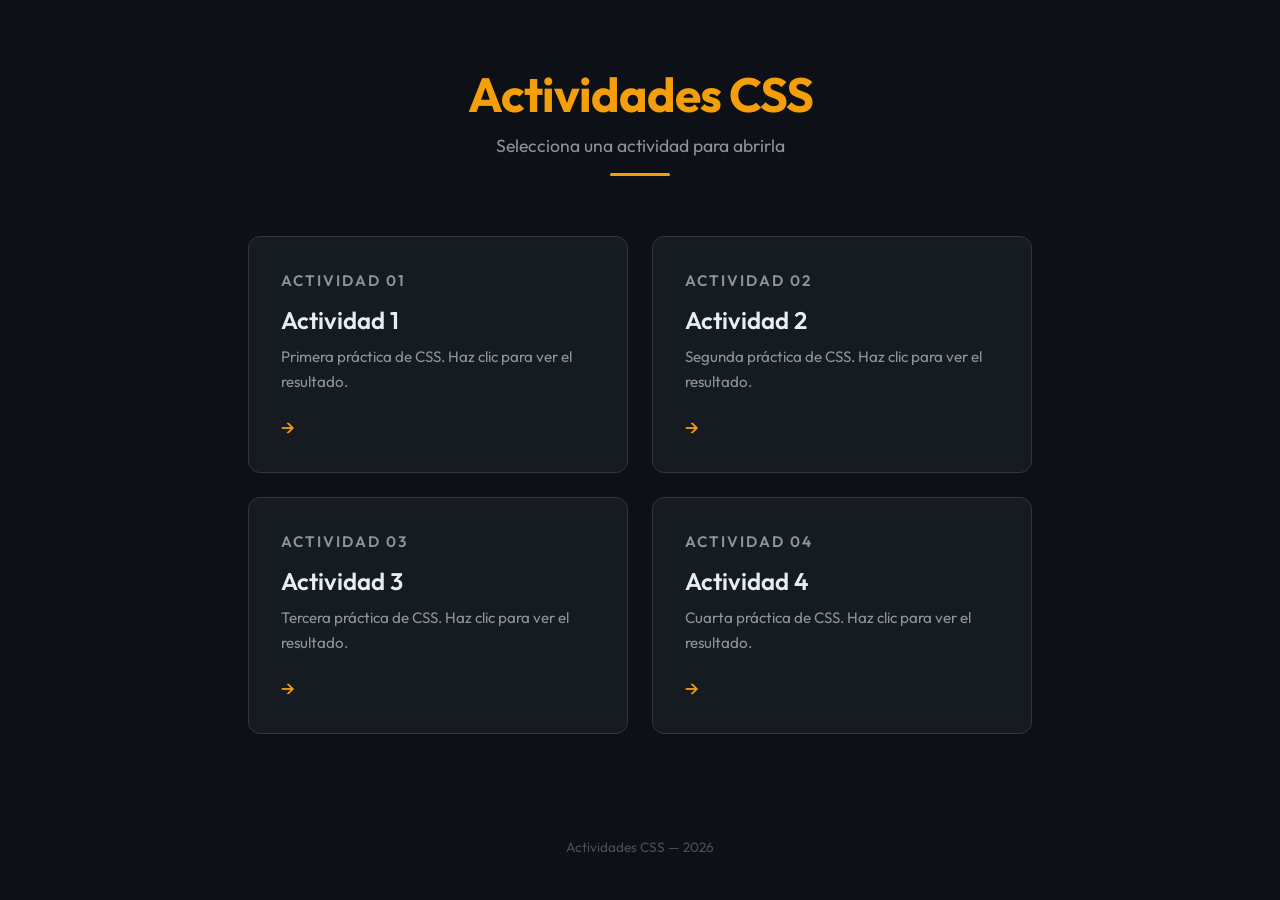
<file: index.html>
<!DOCTYPE html>
<html lang="es">
<head>
    <meta charset="UTF-8">
    <meta name="viewport" content="width=device-width, initial-scale=1.0">
    <title>Actividades CSS</title>

    <!-- Fuente de Google Fonts (gratis y fácil de usar) -->
    <link href="https://fonts.googleapis.com/css2?family=Outfit:wght@300;400;600;700&display=swap" rel="stylesheet">

    <style>

        /* ============================================================
           RESET: Elimina márgenes y rellenos por defecto del navegador
        ============================================================ */
        * {
            margin: 0;
            padding: 0;
            box-sizing: border-box; /* El padding no agranda el elemento */
        }

        /* ============================================================
           BODY: Fondo oscuro y centrado con Flexbox
        ============================================================ */
        body {
            font-family: 'Outfit', sans-serif;
            background-color: #0d1117;  /* Gris muy oscuro, casi negro */
            color: #e6edf3;             /* Blanco suave para el texto */
            min-height: 100vh;          /* Ocupa al menos toda la pantalla */

            /* Flexbox para centrar todo verticalmente */
            display: flex;
            flex-direction: column;
            align-items: center;
        }

        /* ============================================================
           CABECERA: Título y subtítulo en la parte superior
        ============================================================ */
        header {
            text-align: center;
            padding: 64px 20px 40px;
        }

        header h1 {
            font-size: 3rem;       /* Título grande */
            font-weight: 700;      /* Negrita */
            color: #f59e0b;        /* Naranja/ámbar como color de acento */
            letter-spacing: -1px;  /* Letras un poco más juntas, queda elegante */
        }

        header p {
            font-size: 1.1rem;
            color: #8b949e;        /* Gris claro para texto secundario */
            margin-top: 10px;
        }

        /* Línea decorativa debajo del título */
        .titulo-linea {
            width: 60px;
            height: 3px;
            background-color: #f59e0b;
            border-radius: 2px;
            margin: 16px auto 0;
        }

        /* ============================================================
           GRID: Contenedor de las 4 tarjetas
           flex-wrap permite que las tarjetas salten de fila si no caben
        ============================================================ */
        .grid {
            display: flex;
            flex-wrap: wrap;
            justify-content: center;
            gap: 24px;              /* Espacio entre tarjetas */
            padding: 20px;
            max-width: 900px;
            width: 100%;
        }

        /* ============================================================
           TARJETA: El bloque de cada actividad
           Es un enlace <a> con apariencia de tarjeta
        ============================================================ */
        .card {
            background-color: #161b22;  /* Un poco más claro que el fondo */
            border: 1px solid #30363d;  /* Borde sutil */
            border-radius: 12px;        /* Esquinas redondeadas */
            padding: 32px;
            width: 380px;
            text-decoration: none;      /* Quita el subrayado del enlace */
            color: inherit;             /* Hereda el color del texto del body */
            display: block;

            /* Transición suave para los efectos hover (0.2s = 200ms) */
            transition: transform 0.2s ease,
                        box-shadow 0.2s ease,
                        border-color 0.2s ease;
        }

        /* ============================================================
           HOVER: Efecto al pasar el ratón por encima
        ============================================================ */
        .card:hover {
            transform: translateY(-6px);                        /* Sube 6px */
            box-shadow: 0 12px 32px rgba(245, 158, 11, 0.15);  /* Sombra ámbar */
            border-color: #f59e0b;                             /* Borde naranja */
        }

        /* Número de actividad pequeño encima del título */
        .card-numero {
            font-size: 0.8rem;
            font-weight: 600;
            color: #f59e0b;
            text-transform: uppercase;
            letter-spacing: 2px;
            margin-bottom: 12px;
        }

        /* Título de la tarjeta */
        .card h2 {
            font-size: 1.5rem;
            font-weight: 600;
            color: #e6edf3;
            margin-bottom: 10px;
        }

        /* Descripción de la tarjeta */
        .card p {
            font-size: 0.95rem;
            color: #8b949e;
            line-height: 1.6;
        }

        /* Flecha al final de cada tarjeta */
        .card-flecha {
            display: inline-block;
            margin-top: 20px;
            color: #f59e0b;
            font-size: 1.3rem;

            /* La flecha también tiene su propia transición */
            transition: transform 0.2s ease;
        }

        /* La flecha se mueve a la derecha al hacer hover */
        .card:hover .card-flecha {
            transform: translateX(6px);
        }

        /* ============================================================
           FOOTER: Pie de página discreto
        ============================================================ */
        footer {
            margin-top: 60px;
            padding: 24px;
            color: #484f58;
            font-size: 0.85rem;
            text-align: center;
        }

    </style>
</head>
<body>

    <!-- CABECERA -->
    <header>
        <h1>Actividades CSS</h1>
        <p>Selecciona una actividad para abrirla</p>
        <div class="titulo-linea"></div>
    </header>

    <!-- CUADRÍCULA DE ACTIVIDADES -->
    <main class="grid">

        <a class="card" href="Actividad1/Actividad_css_1.html">
            <p class="card-numero">Actividad 01</p>
            <h2>Actividad 1</h2>
            <p>Primera práctica de CSS. Haz clic para ver el resultado.</p>
            <span class="card-flecha">→</span>
        </a>

        <a class="card" href="Actividad2/Actividad_css_2.html">
            <p class="card-numero">Actividad 02</p>
            <h2>Actividad 2</h2>
            <p>Segunda práctica de CSS. Haz clic para ver el resultado.</p>
            <span class="card-flecha">→</span>
        </a>

        <a class="card" href="Actividad3/Actividad_css_3.html">
            <p class="card-numero">Actividad 03</p>
            <h2>Actividad 3</h2>
            <p>Tercera práctica de CSS. Haz clic para ver el resultado.</p>
            <span class="card-flecha">→</span>
        </a>

        <a class="card" href="Actividad4/Actividad_css_4.html">
            <p class="card-numero">Actividad 04</p>
            <h2>Actividad 4</h2>
            <p>Cuarta práctica de CSS. Haz clic para ver el resultado.</p>
            <span class="card-flecha">→</span>
        </a>

    </main>

    <!-- PIE DE PÁGINA -->
    <footer>
        <p>Actividades CSS &mdash; 2026</p>
    </footer>

</body>
</html>
</file>
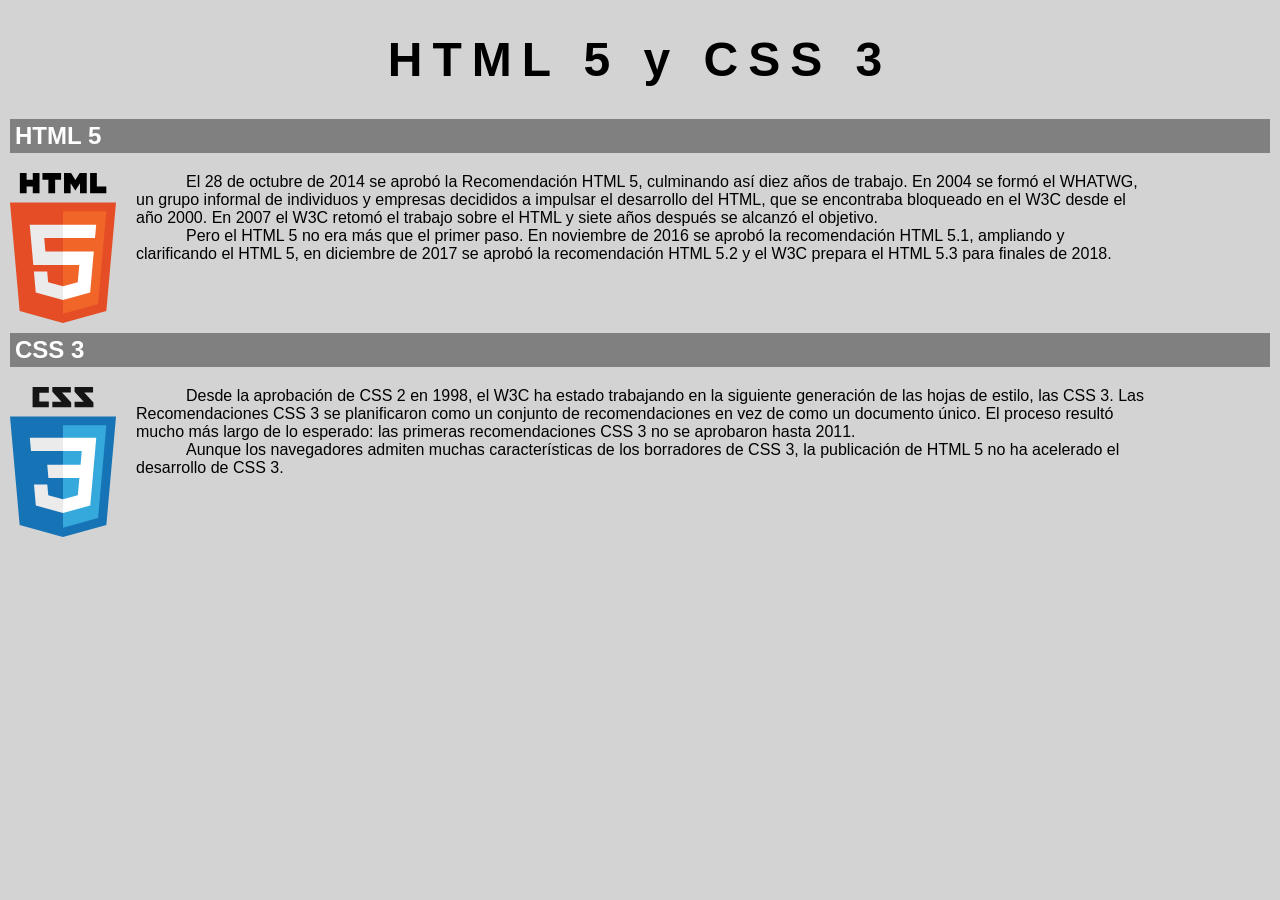
<file: Actividad1/Actividad_css_1.html>
<!DOCTYPE html>
<html lang="en">
<head>
    <meta charset="UTF-8">
    <meta name="viewport" content="width=device-width, initial-scale=1.0">
    <title>Document</title>
    <link rel="stylesheet" href="./css/ccs1.css">   


</head>
<body>
    <header>
        <h1>HTML 5 y CSS 3</h1>
    </header>
    <main>
        <section>
            <h2>HTML 5</h2>
             
            <img class="imagenIzq" src="./img/html5-logo.svg" alt="Logo de HTML">
             <p>El 28 de octubre de 2014 se aprobó la Recomendación HTML 5, 
             culminando así diez años de trabajo. En 2004 se formó el WHATWG, 
              un grupo informal de individuos y empresas decididos a impulsar el 
              desarrollo del HTML, que se encontraba bloqueado en el W3C desde el año 2000. 
              En 2007 el W3C retomó el trabajo sobre el HTML y siete años después se alcanzó el objetivo.
            </p>
            
             <p>Pero el HTML 5 no era más que el primer paso. En noviembre de 2016 se aprobó 
             la recomendación HTML 5.1, ampliando y clarificando el HTML 5, en diciembre de 2017 
             se aprobó la recomendación HTML 5.2 y el W3C prepara el HTML 5.3 para finales de 2018.</p>
            
            </section>
        <section>
            <h2>CSS 3</h2>
            <img class="imagenIzq" src="./img/css3-logo.svg" alt="Logo de CSS">
            <p>Desde la aprobación de CSS 2 en 1998, el W3C ha estado trabajando en la siguiente 
            generación de las hojas de estilo, las CSS 3. Las Recomendaciones CSS 3
            se planificaron como un conjunto de recomendaciones en vez de como un documento único. 
            El proceso resultó mucho más largo de lo esperado: las primeras recomendaciones 
            CSS 3 no se aprobaron hasta 2011.</p>
          
            <p>Aunque los navegadores admiten muchas características de los borradores de CSS 3, 
            la publicación de HTML 5 no ha acelerado el desarrollo de CSS 3.</p>
        </section>
    </main>
</file>
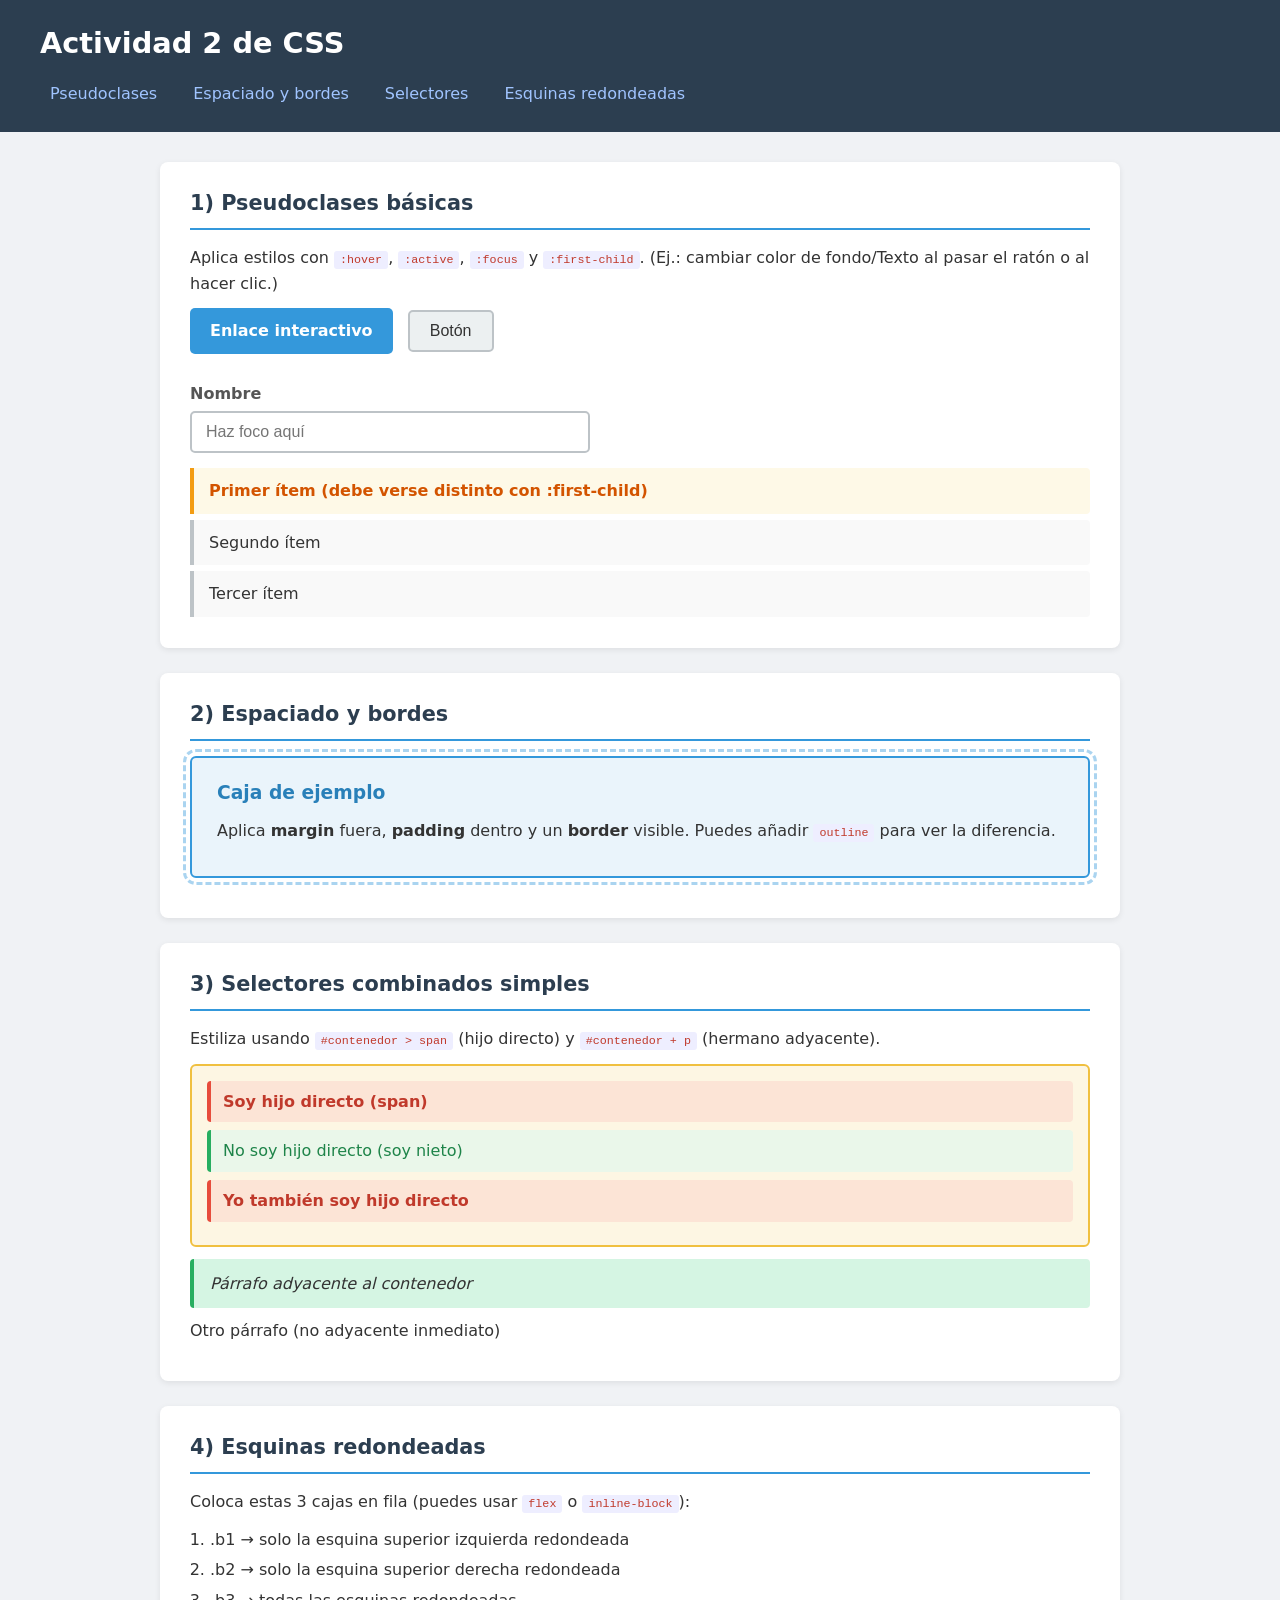
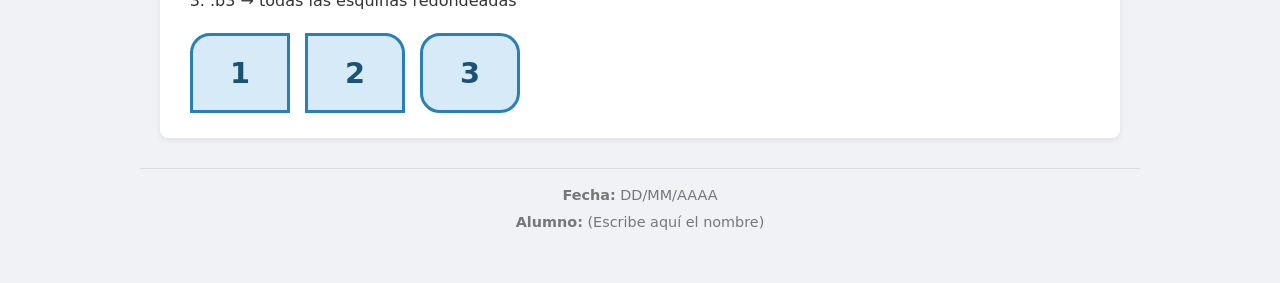
<file: Actividad2/Actividad_css_2.html>
<!DOCTYPE html>
<html lang="es">
<head>
  <meta charset="UTF-8" />
  <meta name="viewport" content="width=device-width, initial-scale=1" />
  <title>Actividad 2 CSS – 2º SMR</title>
  <link rel="stylesheet" href="./css/ccs2.css" />
</head>
<body>
  <header>
    <h1>Actividad 2 de CSS</h1>
    <nav>
      <a href="#pseudoclases">Pseudoclases</a>
      <a href="#espaciado">Espaciado y bordes</a>
      <a href="#selectores">Selectores</a>
      <a href="#selectores">Esquinas redondeadas</a>
    </nav>
  </header>

  <main>
    <section id="pseudoclases">
      <h2>1) Pseudoclases básicas</h2>
      <p>
        Aplica estilos con <code>:hover</code>, <code>:active</code>, <code>:focus</code> y <code>:first-child</code>.
        (Ej.: cambiar color de fondo/Texto al pasar el ratón o al hacer clic.)
      </p>
      <a class="btn" href="#">Enlace interactivo</a>
      <button class="btn-sec">Botón</button>
      <label for="nombre">Nombre</label>
      <input id="nombre" type="text" placeholder="Haz foco aquí" />      
      <ul class="lista-demo">
        <li>Primer ítem (debe verse distinto con :first-child)</li>
        <li>Segundo ítem</li>
        <li>Tercer ítem</li>
      </ul>
    </section>
    <section id="espaciado">
      <h2>2) Espaciado y bordes</h2>
      <article class="caja">
        <h3>Caja de ejemplo</h3>
        <p>Aplica <strong>margin</strong> fuera, <strong>padding</strong> dentro y un <strong>border</strong> visible. Puedes añadir <code>outline</code> para ver la diferencia.</p>
      </article>
    </section>
    <section id="selectores">
      <h2>3) Selectores combinados simples</h2>
      <p>Estiliza usando <code>#contenedor &gt; span</code> (hijo directo) y <code>#contenedor + p</code> (hermano adyacente).</p>
      <div id="contenedor">
        <span class="hijo">Soy hijo directo (span)</span>        
        <div class="nieto">
          <span>No soy hijo directo (soy nieto)</span>
        </div>
        <span>Yo también soy hijo directo</span>
      </div>
      <p class="adyacente">Párrafo adyacente al contenedor</p>
      <p>Otro párrafo (no adyacente inmediato)</p>
    </section>
    <section id="radius">
      <h2>4) Esquinas redondeadas</h2>
      <p>Coloca estas 3 cajas en fila (puedes usar <code>flex</code> o <code>inline-block</code>):</p>
      <ol>
        <li>.b1 → solo la esquina superior izquierda redondeada</li>
        <li>.b2 → solo la esquina superior derecha redondeada</li>
        <li>.b3 → todas las esquinas redondeadas</li>
      </ol>
      <div class="fila">
        <div class="box b1">1</div>
        <div class="box b2">2</div>
        <div class="box b3">3</div>
      </div>
      
    </section>
  </main>

  <footer>
    <p><strong>Fecha:</strong> <span id="fecha">DD/MM/AAAA</span></p>
    <p><strong>Alumno:</strong> <span id="alumno">(Escribe aquí el nombre)</span></p>
  </footer>
</body>
</html>
</file>
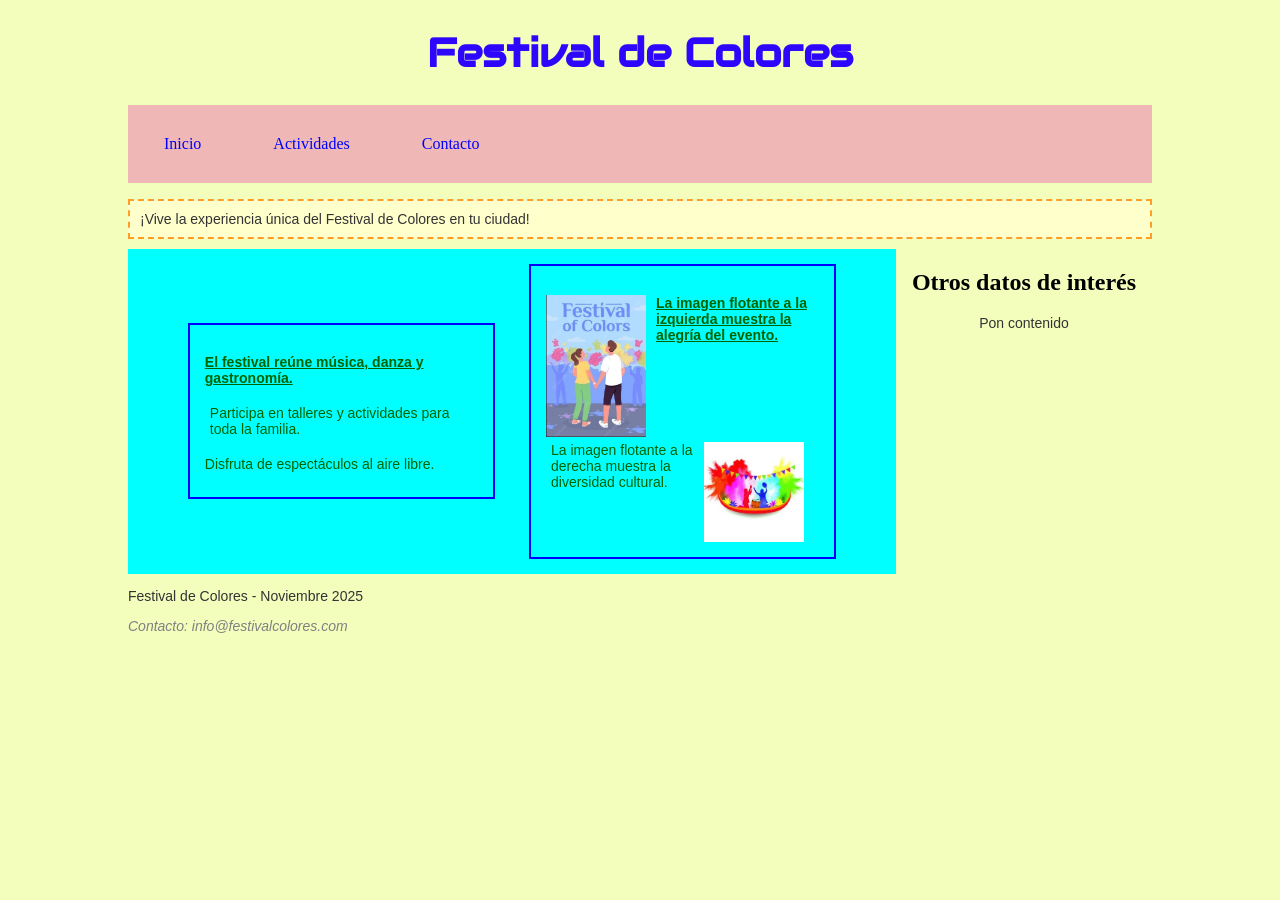
<file: Actividad3/Actividad_css_3.html>
<!DOCTYPE html>
<html lang="es">

<head>
    <meta charset="UTF-8">
    <title>Festival de Colores</title>
    <link rel="stylesheet" href="https://fonts.googleapis.com/css?family=Audiowide">
    <link rel="stylesheet" href="css/css3.css">
</head>

<body>
    <header>
        <h1>Festival de Colores</h1>
        <nav>
            <ul>
                <li><a href="#">Inicio</a></li>
                <li><a href="#">Actividades</a></li>
                <li><a href="#">Contacto</a></li>
            </ul>
        </nav>
    </header>

    <main>
        <p id="destacado">¡Vive la experiencia única del Festival de Colores en tu ciudad!</p>
        <div class="centrado">
            <div class="caja">
                <p>El festival reúne música, danza y gastronomía.</p>
                <p>Participa en talleres y actividades para toda la familia.</p>
                <p>Disfruta de espectáculos al aire libre.</p>
            </div>
            <div class="caja">
                <p><img class="izquierda" src="img/festival1.jpg" alt="Festival imagen izquierda">
                La imagen flotante a la izquierda muestra la alegría del evento.</p>

                <p><img class="derecha" src="img/festival2.jpg" alt="Festival imagen derecha">
                La imagen flotante a la derecha muestra la diversidad cultural.</p>
            </div>
        </div>
        <aside>
            <h2>Otros datos de interés</h2>
           <p>Pon contenido</p> 
        </aside>
    </main>

    <footer>
        <p>Festival de Colores - Noviembre 2025</p>
        <p>Contacto: info@festivalcolores.com</p>
    </footer>
</body>
</file>
<file: Actividad1/css/ccs1.css>
body {
    background-color: lightgray;
    font-family: sans-serif, Arial, Helvetica, sans-serif;
    margin:10px;
    

}

h1 {
    text-align: center;
    letter-spacing: 10px;
    font-size: 300%;
}

p {
    margin: 0 10%;
    text-indent: 50px;
}

.imagenIzq {
    float: left;
    margin: 0 10px 10px 0;
    width: 106px;
    height: 150px;
}

h2 {
    clear: both;
    background-color: grey;
    color: white;
    padding: 3px 5px;
}
</file>
<file: Actividad2/css/ccs2.css>
* {
    box-sizing: border-box;
    margin: 0;
    padding: 0;
}

body {
    font-family: system-ui, Arial, sans-serif;
    line-height: 1.6;
    color: #333;
    background-color: #f0f2f5;
}

/* --- HEADER --- */
header {
    background-color: #2c3e50;
    color: white;
    padding: 20px 40px;
}

header h1 {
    margin-bottom: 10px;
    font-size: 1.8rem;
}

nav {
    display: flex;
    gap: 1rem;
    flex-wrap: wrap;
}

nav a {
    color: #a0c4ff;
    text-decoration: none;
    padding: 5px 10px;
    border-radius: 4px;
    transition: background-color 0.2s;
}

nav a:hover {
    background-color: rgba(255, 255, 255, 0.15);
    color: white;
}

/* --- MAIN --- */
main {
    max-width: 1000px;
    margin: 30px auto;
    padding: 0 20px;
}

/* --- SECTIONS --- */
section {
    background-color: white;
    border-radius: 8px;
    padding: 25px 30px;
    margin-bottom: 25px;
    box-shadow: 0 2px 6px rgba(0,0,0,0.08);
}

section h2 {
    color: #2c3e50;
    font-size: 1.3rem;
    margin-bottom: 15px;
    padding-bottom: 8px;
    border-bottom: 2px solid #3498db;
}

section p {
    margin-bottom: 12px;
}

code {
    background-color: #eef;
    padding: 2px 6px;
    border-radius: 3px;
    font-size: 0.9em;
    color: #c0392b;
}

.btn {
    display: inline-block;
    padding: 10px 20px;
    margin-right: 10px;
    margin-bottom: 15px;
    background-color: #3498db;
    color: white;
    text-decoration: none;
    border-radius: 5px;
    font-weight: bold;
    transition: background-color 0.2s, transform 0.1s;
}

.btn:hover {
    background-color: #2980b9;
}

.btn:active {
    background-color: #1f618d;
    transform: scale(0.97);
}

/* Botón secundario */
.btn-sec {
    padding: 10px 20px;
    margin-bottom: 15px;
    background-color: #ecf0f1;
    color: #333;
    border: 2px solid #bdc3c7;
    border-radius: 5px;
    cursor: pointer;
    font-size: 1rem;
    transition: background-color 0.2s;
}

.btn-sec:hover {
    background-color: #d5d8dc;
}

.btn-sec:active {
    background-color: #bdc3c7;
}

label {
    display: block;
    margin-top: 12px;
    margin-bottom: 5px;
    font-weight: bold;
    color: #555;
}

input {
    width: 100%;
    max-width: 400px;
    padding: 10px 14px;
    border: 2px solid #bdc3c7;
    border-radius: 5px;
    font-size: 1rem;
    outline: none;
    transition: border-color 0.2s, box-shadow 0.2s;
}

input:focus {
    border-color: #3498db;
    box-shadow: 0 0 6px rgba(52, 152, 219, 0.4);
    background-color: #eaf4fb;
}

.lista-demo {
    list-style: none;
    margin-top: 15px;
    padding: 0;
}

.lista-demo li {
    padding: 10px 15px;
    margin-bottom: 6px;
    background-color: #f9f9f9;
    border-left: 4px solid #bdc3c7;
    border-radius: 0 4px 4px 0;
}

.lista-demo li:first-child {
    background-color: #fef9e7;
    border-left-color: #f39c12;
    font-weight: bold;
    color: #d35400;
}

.caja {
    margin: 15px 0;
    padding: 20px 25px;
    border: 2px solid #3498db;
    border-radius: 6px;
    background-color: #eaf4fb;
    outline: 3px dashed #aad4f0;
    outline-offset: 4px;
}

.caja h3 {
    color: #2980b9;
    margin-bottom: 10px;
}

#contenedor {
    background-color: #fdf6e3;
    border: 2px solid #f0c040;
    border-radius: 6px;
    padding: 15px;
    margin: 12px 0;
}


#contenedor > span {
    display: block;
    padding: 8px 12px;
    margin-bottom: 8px;
    background-color: #fce4d6;
    border-left: 4px solid #e74c3c;
    border-radius: 4px;
    color: #c0392b;
    font-weight: bold;
}

.nieto {
    padding: 8px 12px;
    background-color: #eaf7ea;
    border-left: 4px solid #27ae60;
    border-radius: 4px;
    margin-bottom: 8px;
    color: #1e8449;
}

#contenedor + p {
    padding: 12px 16px;
    background-color: #d5f5e3;
    border-left: 4px solid #27ae60;
    border-radius: 4px;
    margin: 10px 0;
    font-style: italic;
}

section ol {
    padding-left: 20px;
    margin: 10px 0 20px 0;
}

section ol li {
    margin-bottom: 5px;
}

.fila {
    display: flex;
    gap: 15px;
    align-items: center;
    flex-wrap: wrap;
}

.box {
    width: 100px;
    height: 80px;
    background-color: #d6eaf8;
    border: 3px solid #2980b9;
    display: flex;
    align-items: center;
    justify-content: center;
    font-size: 1.8rem;
    font-weight: bold;
    color: #1a5276;
}

.b1 {
    border-top-left-radius: 20px;
}

.b2 {
    border-top-right-radius: 20px;
}

.b3 {
    border-radius: 20px;
}

footer {
    max-width: 1000px;
    margin: 0 auto 30px auto;
    padding: 15px 20px;
    text-align: center;
    font-size: 0.9rem;
    color: #777;
    border-top: 1px solid #ddd;
}

footer p {
    margin-bottom: 4px;
}
</file>
<file: Actividad3/css/css3.css>
*{
    box-sizing: border-box;
}
body{
    background-color: rgb(245, 253, 185);
    width: 80%;
    margin: 0 auto;
}
h1{
    text-align: center;
    font-size: 2.5em;
    color: blue;
    font-family: "Audiowide", sans-serif;
}

/* Selector de id */
#destacado {
    background-color: #ffffcc;
    border: 2px dashed orange;
    padding: 10px;
}

nav ul {
    list-style: none;
    padding: 0;
    background-color: rgb(240, 183, 183);
    overflow: hidden;
}

nav li a {
    float: left;
    text-align: center;
    text-decoration: none;
    color: blue;
    padding: 14px 16px;
}

nav a:hover {
    color: red;
    background-color: #eee;
}


p {
    font-family: Arial, sans-serif;
    font-size: 14px;
    color: #333;
    margin-bottom: 10px;
}

.centrado{
    text-align: center;
    width: 75%;
    display: inline-block;
    background-color: aqua;
    vertical-align: top;
}
aside
{
    text-align: center;
    width:25%;
    float: right;
}
.caja {
    display: inline-block;
    width: 40%;
    text-align: left;
    border: 2px solid blue;
    padding: 15px;
    margin: 20px;
    vertical-align: top;
}


.caja p {    
    color: darkgreen;
}

.caja p:nth-of-type(2) {
    clear: both;
    padding: 5px;
}

.caja p:first-child {
    font-weight: bold;
    text-decoration: underline;
}

/* Imagen flotante izquierda */
.izquierda {
    float: left;
    margin-right: 10px;
    width: 20%;
}

/* Imagen flotante derecha */
.derecha {
    float: right;
    margin-left: 10px;
    width:20%;
}
footer{
    clear: both;
}
footer p:last-child {
    
    font-style: italic;
    color: gray;
}
@import url('https://fonts.googleapis.com/css?family=Audiowide');

:root {
    --color_fondo_principal: #f3fdbc;
    --color_fondo_menu_nav: #f1b4b8;
    --color_titulos: #2d07fb;
    --color_borde_discontinuo: #ff9e26;
    --color_fonfo_enlace_selec: #eeeeee;
    --color_enlace_selec: #ff0000;
}
*{
    box-sizing: border-box;
}
body {  
  width: 80%;
  background-color: var(--color_fondo_principal);
  margin: 0 auto;
}

header h1 {
    font-family: AudioWide;
    text-align: center;
    color: var(--color_titulos);
}

p {
    font-family: Arial;
}

header nav {
    background-color: var(--color_fondo_menu_nav);
}

header nav ul {
    padding-left: 0px;
}

header nav li {
    list-style-type: none;
    float: left;    
    margin-left: 0;
    padding: 16px 20px 16px 20px;
}

header nav li:hover {
    background-color: var(--color_fonfo_enlace_selec);
    color: var(--color_enlace_selec);
    transition: background-color 0.3s;
}
header nav a {
    text-decoration: none;
}
header nav::after {
    display: block;
    content: "";
    clear: both;
}

#destacado {
    border: dashed 2px var(--color_borde_discontinuo);
    padding: 10px;
    background-color: #ffffcc;
}
.centrado {    
    margin: 0 auto;    
    display: inline-block;
}
.caja {
    border: solid 2px blue;
    display: inline-block;
    margin: 15px;    
    vertical-align: middle; 
    color: green;
    padding: 15px;
}

.caja img {
    width: 100px;
    margin-right: 10px;
}

.caja p:first-child {
    font-weight: bold;
    text-decoration: underline;    
}
.izquierda {
    float: left;
}

.caja p:nth-of-type(2) {
    clear: both;
    padding: 5px;
}
.derecha {
    float: right;
    margin-right: 15px;
}

footer p:last-child {
    font-style: italic;
    color: grey;
}

aside {
    float: right;

}
</file>
